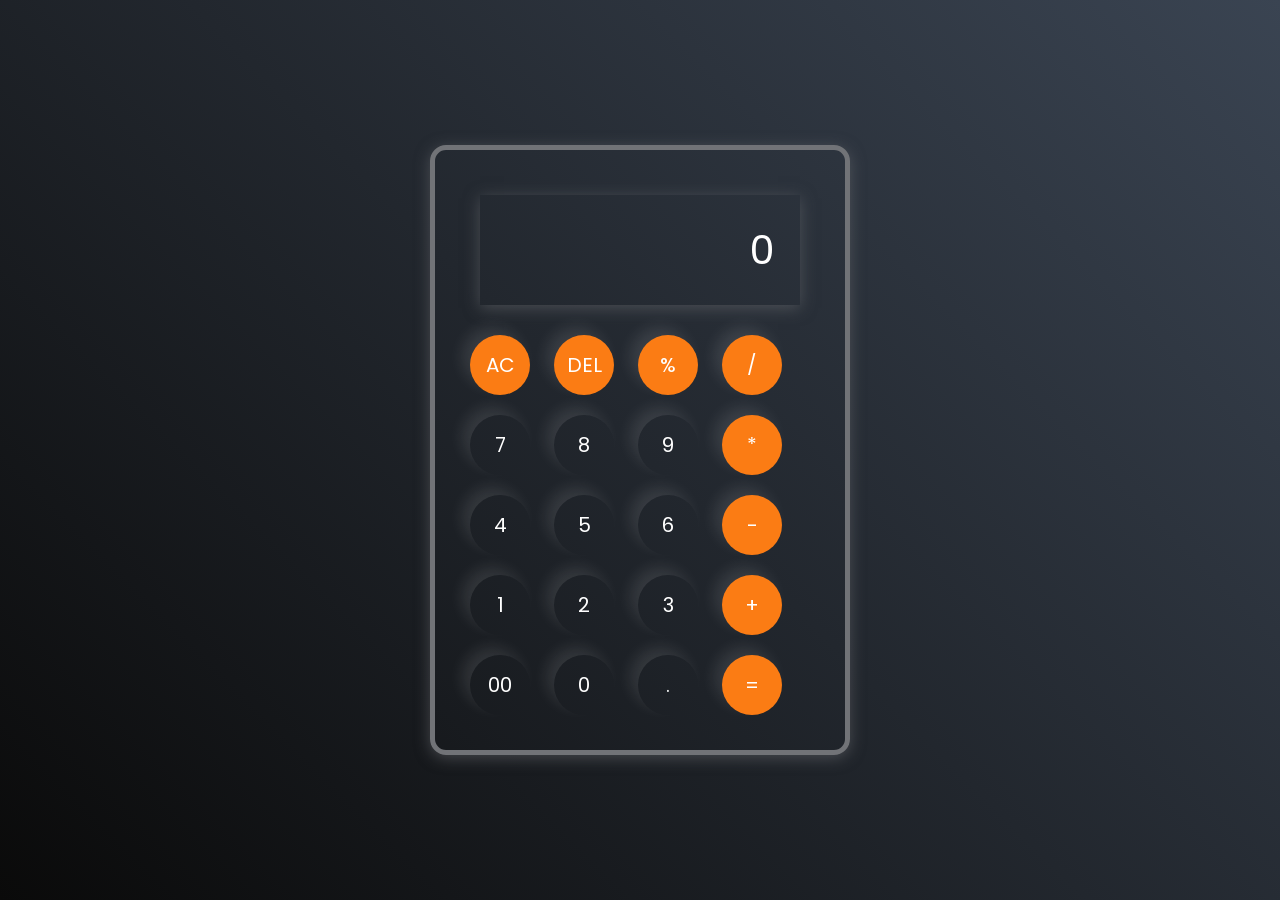
<file: calculator/index.html>
<!DOCTYPE html>
<html lang="en">
<head>
    <meta charset="UTF-8">
    <meta name="viewport" content="width=device-width, initial-scale=1.0">
    <link rel="stylesheet" href="style.css">
    <title>Calculator</title>
</head>
<body>
    <div class = "calculator">
        <input type="text" placeholder="0" id="inputBox">
        <div>
            <button class="operator">AC</button>
            <button class="operator">DEL</button>
            <button class="operator">%</button>
            <button class="operator">/</button>
        </div>
        <div>
            <button>7</button>
            <button>8</button>
            <button>9</button>
            <button class="operator">*</button>
        </div>
        <div>
            <button>4</button>
            <button>5</button>
            <button>6</button>
            <button class="operator">-</button>
        </div>
        <div>
            <button>1</button>
            <button>2</button>
            <button>3</button>
            <button class="operator">+</button>
        </div>
        <div>
            <button>00</button>
            <button>0</button>
            <button>.</button>
            <button class="equal">=</button>
        </div>
    </div>
    <script src="script.js"></script>
</body>
</html>
</file>
<file: calculator/style.css>
@import url('https://fonts.googleapis.com/css2?family=Poppins:ital,wght@0,100;0,200;0,300;0,400;0,500;0,600;0,700;0,800;0,900;1,100;1,200;1,300;1,400;1,500;1,600;1,700;1,800;1,900&display=swap');
*{
    margin:0;
    padding:0;
    box-sizing:border-box;
     font-family: "Poppins", sans-serif;
}

body{
    width: 100%;
    height: 100vh;
    display: flex;
    justify-content: center;
    align-items: center;
    background: linear-gradient(45deg,#0a0a0a,#3a4452);
}

.calculator{
    border: 5px solid #717377;
    padding: 25px;
    border-radius: 16px;
    background: transparent;
    box-shadow: 0px 3px 15px rgb(113,115,119,0.5); 
}

input{
    width:320px;
    border:none;
    padding:25px;
    margin: 20px;
    background: transparent;
    box-shadow: 0px 3px 15px rgb(113,115,119,0.5);
    font-size: 40px;
    text-align: right;
    cursor: pointer;
    color:white;

}
input::placeholder{
    color: white;
}

button{
    border: none;
    width: 60px;
    height: 60px;
    margin:10px;
    border-radius: 50%;
    background:transparent;
    color:white;
    font-size: 20px;
    box-shadow: -8px -8px 15px rgb(255,255,255,0.1);
    cursor: pointer;
}

.equal{
    background-color: #fb7c14;
}
.operator{
    background-color: #fb7c14;
}
</file>
